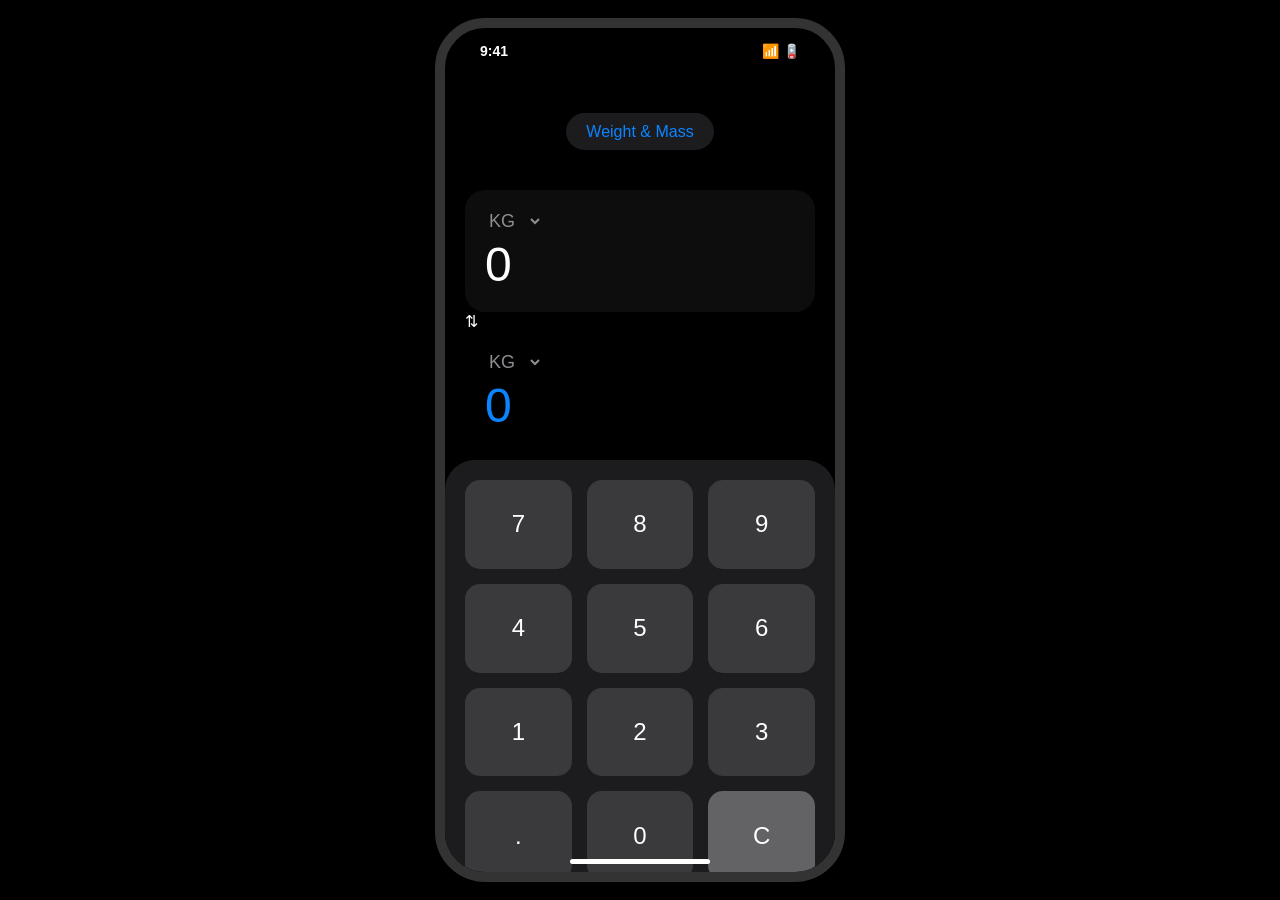
<file: index.html>
<!DOCTYPE html>
<html lang="en">
<head>
    <meta charset="UTF-8">
    <meta name="viewport" content="width=device-width, initial-scale=1.0, maximum-scale=1.0, user-scalable=no">
    <title>iConvert Pro</title>
    <link rel="stylesheet" href="style.css">
</head>
<body>
    <div class="iphone">
        <div class="notch-container">
            <div class="status-bar">
                <span id="clock">9:41</span>
                <div class="dynamic-island"></div>
                <div class="status-icons">📶 🪫</div>
            </div>
        </div>

        <main class="converter-screen">
            <header>
                <select id="category-selector" class="category-pill">
                    <option value="mass">Weight & Mass</option>
                    <option value="length">Length</option>
                    <option value="volume">Volume</option>
                    <option value="area">Area</option>
                    <option value="temperature">Temperature</option>
                </select>
            </header>

            <div class="display-area">
                <div class="unit-row active" id="row-from">
                    <select id="unit-from" class="unit-label"></select>
                    <div class="value-display" id="input-val">0</div>
                </div>
                
                <div class="divider">
                    <span>⇅</span>
                </div>

                <div class="unit-row" id="row-to">
                    <select id="unit-to" class="unit-label"></select>
                    <div class="value-display result" id="output-val">0</div>
                </div>
            </div>

            <section class="keypad">
                <button class="key" data-val="7">7</button>
                <button class="key" data-val="8">8</button>
                <button class="key" data-val="9">9</button>
                <button class="key" data-val="4">4</button>
                <button class="key" data-val="5">5</button>
                <button class="key" data-val="6">6</button>
                <button class="key" data-val="1">1</button>
                <button class="key" data-val="2">2</button>
                <button class="key" data-val="3">3</button>
                <button class="key" data-val=".">.</button>
                <button class="key" data-val="0">0</button>
                <button class="key action" data-val="clear">C</button>
            </section>
        </main>
        
        <div class="home-bar"></div>
    </div>
    <script src="script.js"></script>
</body>
</html>
</file>
<file: style.css>
:root {
    --bg: #000000;
    --card: #1c1c1e;
    --accent: #0a84ff;
    --text: #ffffff;
    --secondary-text: #8e8e93;
}

body {
    background: #000;
    display: flex;
    justify-content: center;
    align-items: center;
    height: 100vh;
    margin: 0;
    font-family: -apple-system, BlinkMacSystemFont, "SF Pro Display", sans-serif;
}

.iphone {
    width: 390px;
    height: 844px;
    background: var(--bg);
    border-radius: 50px;
    position: relative;
    border: 10px solid #333;
    overflow: hidden;
    color: var(--text);
}

.status-bar {
    padding: 15px 35px;
    display: flex;
    justify-content: space-between;
    font-size: 14px;
    font-weight: 600;
}

.dynamic-island {
    width: 120px;
    height: 35px;
    background: black;
    border-radius: 20px;
}

.category-pill {
    background: var(--card);
    color: var(--accent);
    border: none;
    padding: 10px 20px;
    border-radius: 20px;
    font-size: 16px;
    margin: 20px auto;
    display: block;
    appearance: none;
    text-align: center;
}

.display-area {
    padding: 20px;
    height: 250px;
}

.unit-row {
    padding: 20px;
    border-radius: 20px;
    transition: all 0.3s ease;
}

.unit-row.active {
    background: rgba(255,255,255,0.05);
}

.unit-label {
    background: none;
    border: none;
    color: var(--secondary-text);
    font-size: 18px;
    display: block;
}

.value-display {
    font-size: 48px;
    font-weight: 200;
    margin-top: 5px;
    overflow-x: auto;
}

.result { color: var(--accent); }

.keypad {
    display: grid;
    grid-template-columns: repeat(3, 1fr);
    gap: 15px;
    padding: 20px;
    background: var(--card);
    border-top-left-radius: 30px;
    border-top-right-radius: 30px;
    height: 400px;
}

.key {
    background: #3a3a3c;
    border: none;
    border-radius: 15px;
    color: white;
    font-size: 24px;
    font-weight: 500;
    transition: opacity 0.1s;
}

.key:active { opacity: 0.5; }
.key.action { background: #636366; }

.home-bar {
    width: 140px;
    height: 5px;
    background: white;
    position: absolute;
    bottom: 8px;
    left: 50%;
    transform: translateX(-50%);
    border-radius: 10px;
}
</file>
